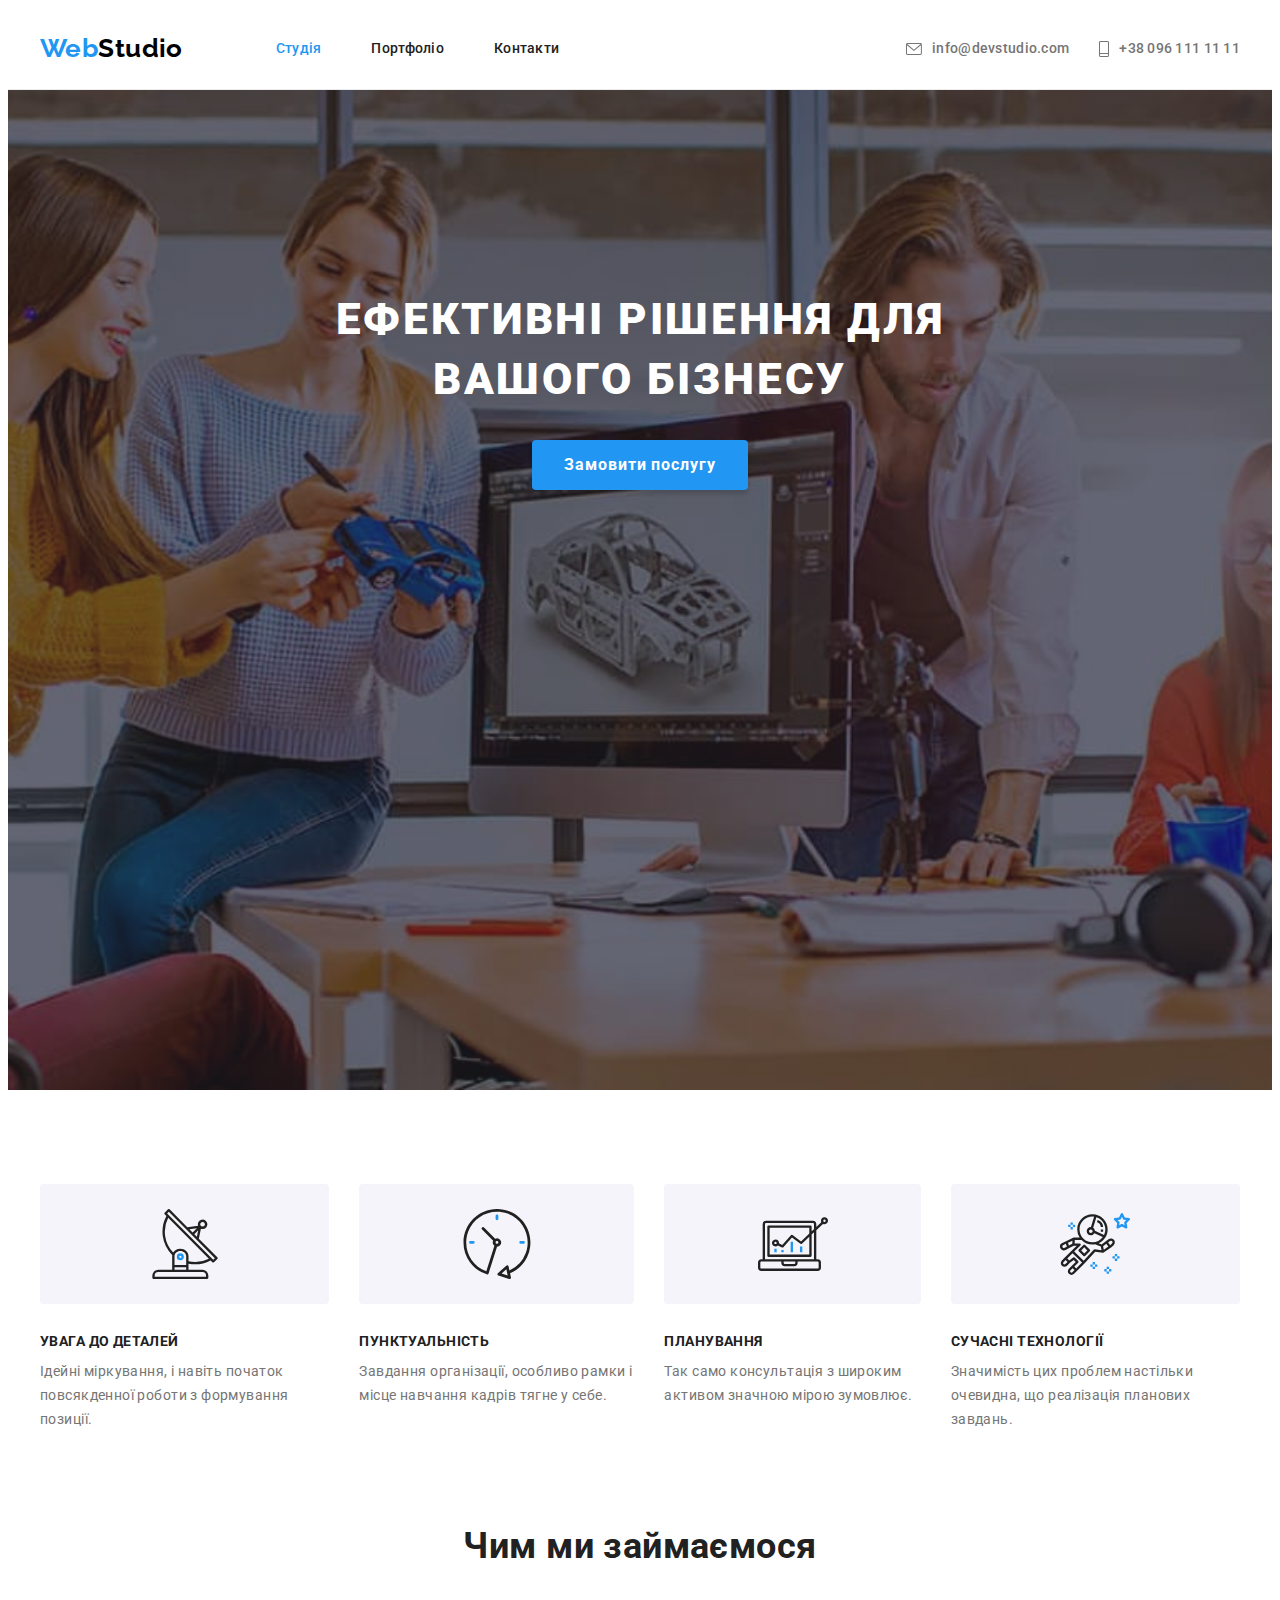
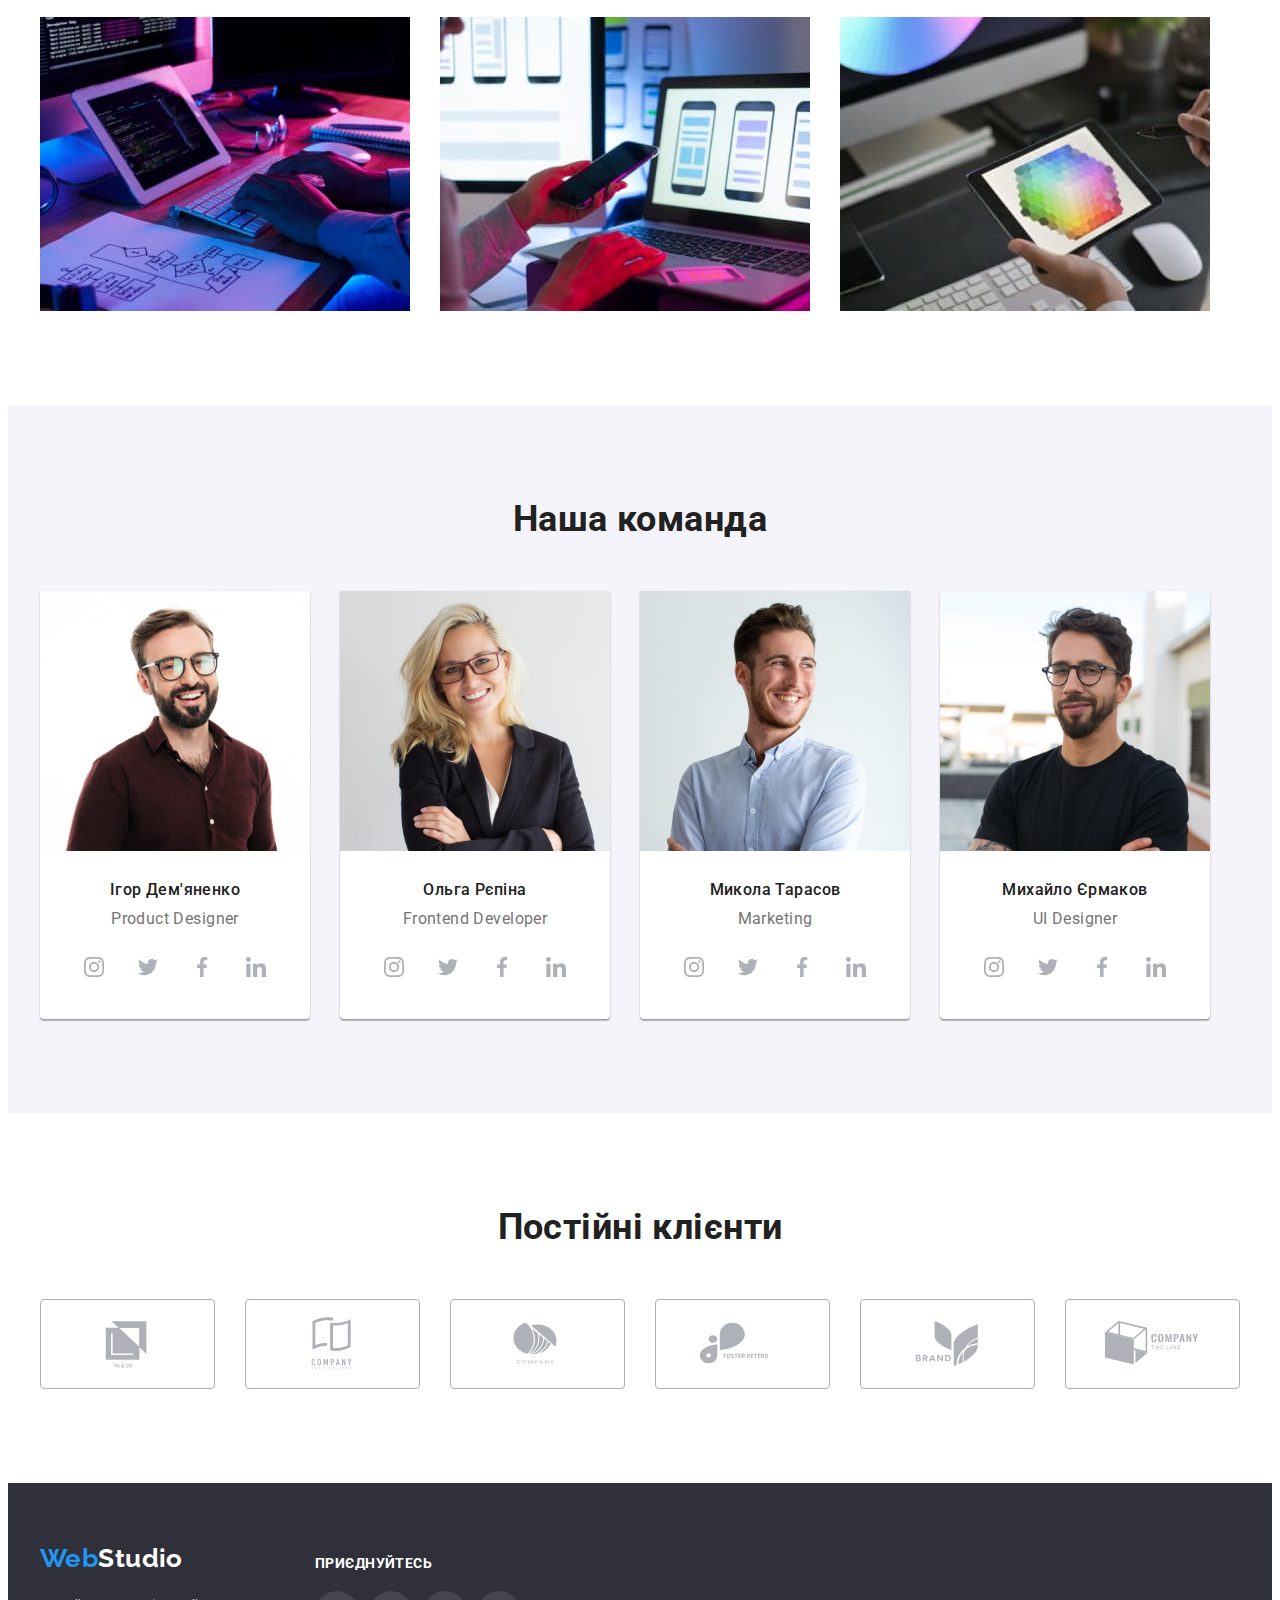
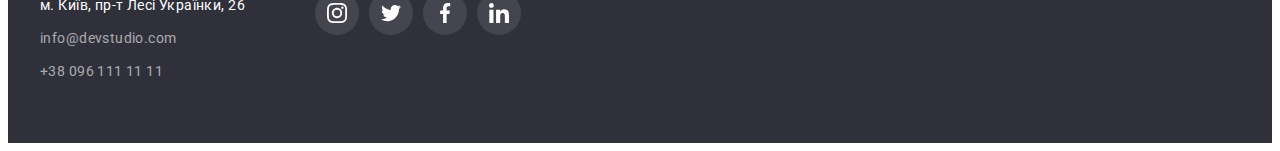
<file: index.html>
<!DOCTYPE html>
<html lang="uk">
  <head>
    <meta charset="UTF-8" />
    <meta http-equiv="X-UA-Compatible" content="IE=edge" />
    <meta name="viewport" content="width=device-width, initial-scale=1.0" />
    <title>WebStudio</title>
    <link rel="preconnect" href="https://fonts.googleapis.com" />
    <link rel="preconnect" href="https://fonts.gstatic.com" crossorigin />
    <link
      href="https://fonts.googleapis.com/css2?family=Raleway:wght@700&family=Roboto:wght@400;500;700;900&display=swap"
      rel="stylesheet"
    />
    <link
      rel="stylesheet"
      href="https://cdnjs.cloudflare.com/ajax/libs/modern-normalize/1.1.0/modern-normalize.min.css"
      integrity="sha512-wpPYUAdjBVSE4KJnH1VR1HeZfpl1ub8YT/NKx4PuQ5NmX2tKuGu6U/JRp5y+Y8XG2tV+wKQpNHVUX03MfMFn9Q=="
      crossorigin="anonymous"
      referrerpolicy="no-referrer"
    />
    <link rel="stylesheet" href="./css/styles.css" />
  </head>
  <body>
    <header class="head">
      <!--Логотип-->
      <div class="container head-container">
        <nav class="navigation">
          <a href="index.html" class="logo link"
            >Web<span class="logo-black">Studio</span></a
          >
          <ul class="site-nav list">
            <li>
              <a class="nav-link link current" href="index.html">Студія</a>
            </li>
            <li>
              <a class="nav-link link" href="portfolio.html">Портфоліо</a>
            </li>
            <li><a class="nav-link link" href="index.html">Контакти</a></li>
          </ul>
        </nav>
        <ul class="contacts list">
          <li class="contacts-mail">
            <a class="contacts-link link" href="mailto:info@devstudio.com">
              <svg class="mail-icon" width="16" height="12">
                <use
                  href="./images/symbol-defs.svg#icon-envelope"
                ></use></svg
              >info@devstudio.com</a
            >
          </li>
          <li class="contacts-tel">
            <a class="contacts-link link" href="tel:+380961111111">
              <svg class="phone-icon" width="10" height="16">
                <use
                  href="./images/symbol-defs.svg#icon-phone"
                ></use></svg
              >+38 096 111 11 11</a
            >
          </li>
        </ul>
      </div>
    </header>
    <main>
      <section class="hero section">
        <div class="container hero-container">
          <h1 class="hero-title">Ефективні рішення для вашого бізнесу</h1>
          <button class="hero-button" type="button">Замовити послугу</button>
        </div>
      </section>
      <section class="feature section">
        <div class="container">
          <h2 class="visually-hidden">Особливості</h2>
          <ul class="feature-list feature-container">
            <li class="feature-item list">
              <div class="svg-container">
                <svg class="antenna-icon" width="70" height="70">
                  <use
                    href="./images/symbol-defs.svg#icon-antenna-1"
                  ></use>
                </svg>
              </div>
              <h3 class="feature-head">Увага до деталей</h3>
              <p class="feature-content">
                Ідейні міркування, і навіть початок повсякденної роботи з
                формування позиції.
              </p>
            </li>
            <li class="feature-item list">
              <div class="svg-container">
                <svg class="clock-icon" width="70" height="70">
                  <use
                    href="./images/symbol-defs.svg#icon-clock-1"
                  ></use>
                </svg>
              </div>
              <h3 class="feature-head">Пунктуальність</h3>
              <p class="feature-content">
                Завдання організації, особливо рамки і місце навчання кадрів
                тягне у себе.
              </p>
            </li>
            <li class="feature-item list">
              <div class="svg-container">
                <svg class="diagram-icon" width="70" height="70">
                  <use
                    href="./images/symbol-defs.svg#icon-diagram-1"
                  ></use>
                </svg>
              </div>
              <h3 class="feature-head">Планування</h3>
              <p class="feature-content">
                Так само консультація з широким активом значною мірою зумовлює.
              </p>
            </li>
            <li class="feature-item list">
              <div class="svg-container">
                <svg class="astronaut-icon" width="70" height="70">
                  <use
                    href="./images/symbol-defs.svg#icon-astronaut-1"
                  ></use>
                </svg>
              </div>
              <h3 class="feature-head">Сучасні технології</h3>
              <p class="feature-content">
                Значимість цих проблем настільки очевидна, що реалізація
                планових завдань.
              </p>
            </li>
          </ul>
        </div>
      </section>
      <section class="projects section">
        <div class="container">
          <h2 class="projects-title">Чим ми займаємося</h2>
          <ul class="projects-list projects-container">
            <li class="projects-item list">
              <img src="./images/img1.jpg" alt="Розробка" width="370" />
            </li>
            <li class="projects-item list">
              <img src="./images/img2.jpg" alt="Розробка" width="370" />
            </li>
            <li class="projects-item list">
              <img src="./images/img3.jpg" alt="Розробка" width="370" />
            </li>
          </ul>
        </div>
      </section>
      <section class="team section">
        <div class="container">
          <h2 class="team-title">Наша команда</h2>
          <ul class="team-list team-container">
            <li class="team-item list">
              <img
                class="team-link"
                src="images/img.jpg"
                alt="Дизайнер"
                width="270"
              />
              <div class="team-box">
                <h3 class="team-name">Ігор Дем'яненко</h3>
                <p class="team-post" lang="en">Product Designer</p>
                <ul class="social list">
                  <li class="social-item">
                    <a class="social-internet-link link" href="https://www.instagram.com" target="_blank"
                rel="noopener noreferrer nofollow"
                      ><svg class="social-icons" width="20" height="20">
                        <use
                          href="./images/symbol-defs.svg#icon-instagram-2"
                        ></use></svg
                    ></a>
                  </li>
                  <li class="social-item">
                    <a class="social-internet-link link" href="https://twitter.com" target="_blank"
                rel="noopener noreferrer nofollow"
                      ><svg class="social-icons" width="20" height="20">
                        <use
                          href="./images/symbol-defs.svg#icon-twitter-1"
                        ></use></svg
                    ></a>
                  </li>
                  <li class="social-item">
                    <a class="social-internet-link link" href="https://www.facebook.com" target="_blank"
                rel="noopener noreferrer nofollow"
                      ><svg class="social-icons" width="20" height="20">
                        <use
                          href="./images/symbol-defs.svg#icon-facebook-1"
                        ></use></svg
                    ></a>
                  </li>
                  <li class="social-item">
                    <a class="social-internet-link link" href="https://www.linkedin.com" target="_blank"
                rel="noopener noreferrer nofollow"
                      ><svg class="social-icons" width="20" height="20">
                        <use
                          href="./images/symbol-defs.svg#icon-linkedin-1"
                        ></use></svg
                    ></a>
                  </li>
                </ul>
              </div>
            </li>
            <li class="team-item list">
              <img
                class="team-link"
                src="images/img(1).jpg"
                alt="Розробник"
                width="270"
              />
              <div class="team-box">
                <h3 class="team-name">Ольга Рєпіна</h3>
                <p class="team-post" lang="en">Frontend Developer</p>
                <ul class="social list">
                  <li class="social-item">
                    <a class="social-internet-link link" href="https://www.instagram.com" target="_blank"
                rel="noopener noreferrer nofollow"
                      ><svg class="social-icons" width="20" height="20">
                        <use
                          href="./images/symbol-defs.svg#icon-instagram-2"
                        ></use></svg
                    ></a>
                  </li>
                  <li class="social-item">
                    <a class="social-internet-link link" href="https://twitter.com" target="_blank"
                rel="noopener noreferrer nofollow"
                      ><svg class="social-icons" width="20" height="20">
                        <use
                          href="./images/symbol-defs.svg#icon-twitter-1"
                        ></use></svg
                    ></a>
                  </li>
                  <li class="social-item">
                    <a class="social-internet-link link" href="https://www.facebook.com" target="_blank"
                rel="noopener noreferrer nofollow"
                      ><svg class="social-icons" width="20" height="20">
                        <use
                          href="./images/symbol-defs.svg#icon-facebook-1"
                        ></use></svg
                    ></a>
                  </li>
                  <li class="social-item">
                    <a class="social-internet-link link" href="https://www.linkedin.com" target="_blank"
                rel="noopener noreferrer nofollow"
                      ><svg class="social-icons" width="20" height="20">
                        <use
                          href="./images/symbol-defs.svg#icon-linkedin-1"
                        ></use></svg
                    ></a>
                  </li>
                </ul>
              </div>
            </li>
            <li class="team-item list">
              <img
                class="team-link"
                src="images/img(2).jpg"
                alt="Маркетолог"
                width="270"
              />
              <div class="team-box">
                <h3 class="team-name">Микола Тарасов</h3>
                <p class="team-post" lang="en">Marketing</p>
                <ul class="social list">
                  <li class="social-item">
                    <a class="social-internet-link link" href="https://www.instagram.com" target="_blank"
                rel="noopener noreferrer nofollow"
                      ><svg class="social-icons" width="20" height="20">
                        <use
                          href="./images/symbol-defs.svg#icon-instagram-2"
                        ></use></svg
                    ></a>
                  </li>
                  <li class="social-item">
                    <a class="social-internet-link link" href="https://twitter.com" target="_blank"
                rel="noopener noreferrer nofollow"
                      ><svg class="social-icons" width="20" height="20">
                        <use
                          href="./images/symbol-defs.svg#icon-twitter-1"
                        ></use></svg
                    ></a>
                  </li>
                  <li class="social-item">
                    <a class="social-internet-link link" href="https://www.facebook.com" target="_blank"
                rel="noopener noreferrer nofollow"
                      ><svg class="social-icons" width="20" height="20">
                        <use
                          href="./images/symbol-defs.svg#icon-facebook-1"
                        ></use></svg
                    ></a>
                  </li>
                  <li class="social-item">
                    <a class="social-internet-link link" href="https://www.linkedin.com" target="_blank"
                rel="noopener noreferrer nofollow"
                      ><svg class="social-icons" width="20" height="20">
                        <use
                          href="./images/symbol-defs.svg#icon-linkedin-1"
                        ></use></svg
                    ></a>
                  </li>
                </ul>
              </div>
            </li>
            <li class="team-item list">
              <img
                class="team-link"
                src="images/img(3).jpg"
                alt="UI Дизайнер"
                width="270"
              />
              <div class="team-box">
                <h3 class="team-name">Михайло Єрмаков</h3>
                <p class="team-post" lang="en">UI Designer</p>
                <ul class="social list">
                  <li class="social-item">
                    <a class="social-internet-link link" href="https://www.instagram.com" target="_blank"
                rel="noopener noreferrer nofollow"
                      ><svg class="social-icons" width="20" height="20">
                        <use
                          href="./images/symbol-defs.svg#icon-instagram-2"
                        ></use></svg
                    ></a>
                  </li>
                  <li class="social-item">
                    <a class="social-internet-link link" href="https://twitter.com" target="_blank"
                rel="noopener noreferrer nofollow"
                      ><svg class="social-icons" width="20" height="20">
                        <use
                          href="./images/symbol-defs.svg#icon-twitter-1"
                        ></use></svg
                    ></a>
                  </li>
                  <li class="social-item">
                    <a class="social-internet-link link" href="https://www.facebook.com" target="_blank"
                rel="noopener noreferrer nofollow"
                      ><svg class="social-icons" width="20" height="20">
                        <use
                          href="./images/symbol-defs.svg#icon-facebook-1"
                        ></use></svg
                    ></a>
                  </li>
                  <li class="social-item">
                    <a class="social-internet-link link" href="https://www.linkedin.com" target="_blank"
                rel="noopener noreferrer nofollow"
                      ><svg class="social-icons" width="20" height="20">
                        <use
                          href="./images/symbol-defs.svg#icon-linkedin-1"
                        ></use></svg
                    ></a>
                  </li>
                </ul>
              </div>
            </li>
          </ul>
        </div>
      </section>
      <section class="brands section">
        <div class="container">
          <h2 class="brands-title">Постійні клієнти</h2>
          <ul class="brands-list list">
            <li class="brands-item">
              <a class="brands-link" href="./index.html"
                      ><svg class="brands-icon" width="106" height="60">
                        <use
                          href="./images/symbol-defs.svg#icon-Logo"
                        ></use></svg
                    ></a>
                  </li>
            </li>
            <li class="brands-item">
              <a class="brands-link" href="./index.html"
                      ><svg class="brands-icon" width="106" height="60">
                        <use
                          href="./images/symbol-defs.svg#icon-Logo-1"
                        ></use></svg
                    ></a>
                  </li>
            <li class="brands-item">
              <a class="brands-link" href="./index.html"
                      ><svg class="brands-icon" width="106" height="60">
                        <use
                          href="./images/symbol-defs.svg#icon-Logo-2"
                        ></use></svg
                    ></a>
                  </li>
            <li class="brands-item">
              <a class="brands-link" href="./index.html"
                      ><svg class="brands-icon" width="106" height="60">
                        <use
                          href="./images/symbol-defs.svg#icon-Logo-3"
                        ></use></svg
                    ></a>
                  </li>
            <li class="brands-item">
              <a class="brands-link" href="./index.html"
                      ><svg class="brands-icon" width="106" height="60">
                        <use
                          href="./images/symbol-defs.svg#icon-Logo-4"
                        ></use></svg
                    ></a>
                  </li>
            <li class="brands-item">
              <a class="brands-link" href="./index.html"
                      ><svg class="brands-icon" width="106" height="60">
                        <use
                          href="./images/symbol-defs.svg#icon-Logo-5"
                        ></use></svg
                    ></a>
                  </li>
          </ul>
        </div>
      </section>
    </main>
    <footer class="foot">
      <div class="container foot-container">
      <div class="foot-block">
        <a href="./index.html" class="footer-logo link"
          >Web<span class="logo-white">Studio</span></a
        >
        <address class="adress">
          <ul class="adress-list">
            <li class="adress-item list">
              <a
                class="adress-link link"
                href="https://goo.gl/maps/CPtrU1FHBa2aNyZL9"
                target="_blank"
                rel="noopener noreferrer nofollow"
                >м. Київ, пр-т Лесі Українки, 26</a
              >
            </li>
            <li class="adress-item list">
              <a class="adress-adress link" href="mailto:info@devstudio.com"
                >info@devstudio.com</a
              >
            </li>
            <li class="adress-item list">
              <a class="adress-adress link" href="tel:+380961111111"
                >+38 096 111 11 11</a
              >
            </li>
          </ul>
        </address>
      </div>
      <div class="foot-block">
        <h2 class="join">Приєднуйтесь</h2>
        <ul class="join-list list">
          <li class="join-item"><a class="join-internet-link" href="https://www.instagram.com" target="_blank"
                rel="noopener noreferrer nofollow"
                      ><svg class="join-social-icons" width="20" height="20">
                        <use
                          href="./images/symbol-defs.svg#icon-instagram-2"
                        ></use></svg
                    ></a>
                  </li>
                  <li class="join-item">
                    <a class="join-internet-link" href="https://twitter.com" target="_blank"
                rel="noopener noreferrer nofollow"
                      ><svg class="join-social-icons" width="20" height="20">
                        <use
                          href="./images/symbol-defs.svg#icon-twitter-1"
                        ></use></svg
                    ></a>
                  </li>
                  <li class="join-item">
                    <a class="join-internet-link" href="https://www.facebook.com" target="_blank"
                rel="noopener noreferrer nofollow"
                      ><svg class="join-social-icons" width="20" height="20">
                        <use
                          href="./images/symbol-defs.svg#icon-facebook-1"
                        ></use></svg
                    ></a>
                  </li>
                  <li class="join-item">
                    <a class="join-internet-link" href="https://www.linkedin.com" target="_blank"
                rel="noopener noreferrer nofollow"
                      ><svg class="join-social-icons" width="20" height="20">
                        <use
                          href="./images/symbol-defs.svg#icon-linkedin-1"
                        ></use></svg
                    ></a>
        </ul>
        </div>
      </div>
    </footer>
  </body>
</html>
</file>
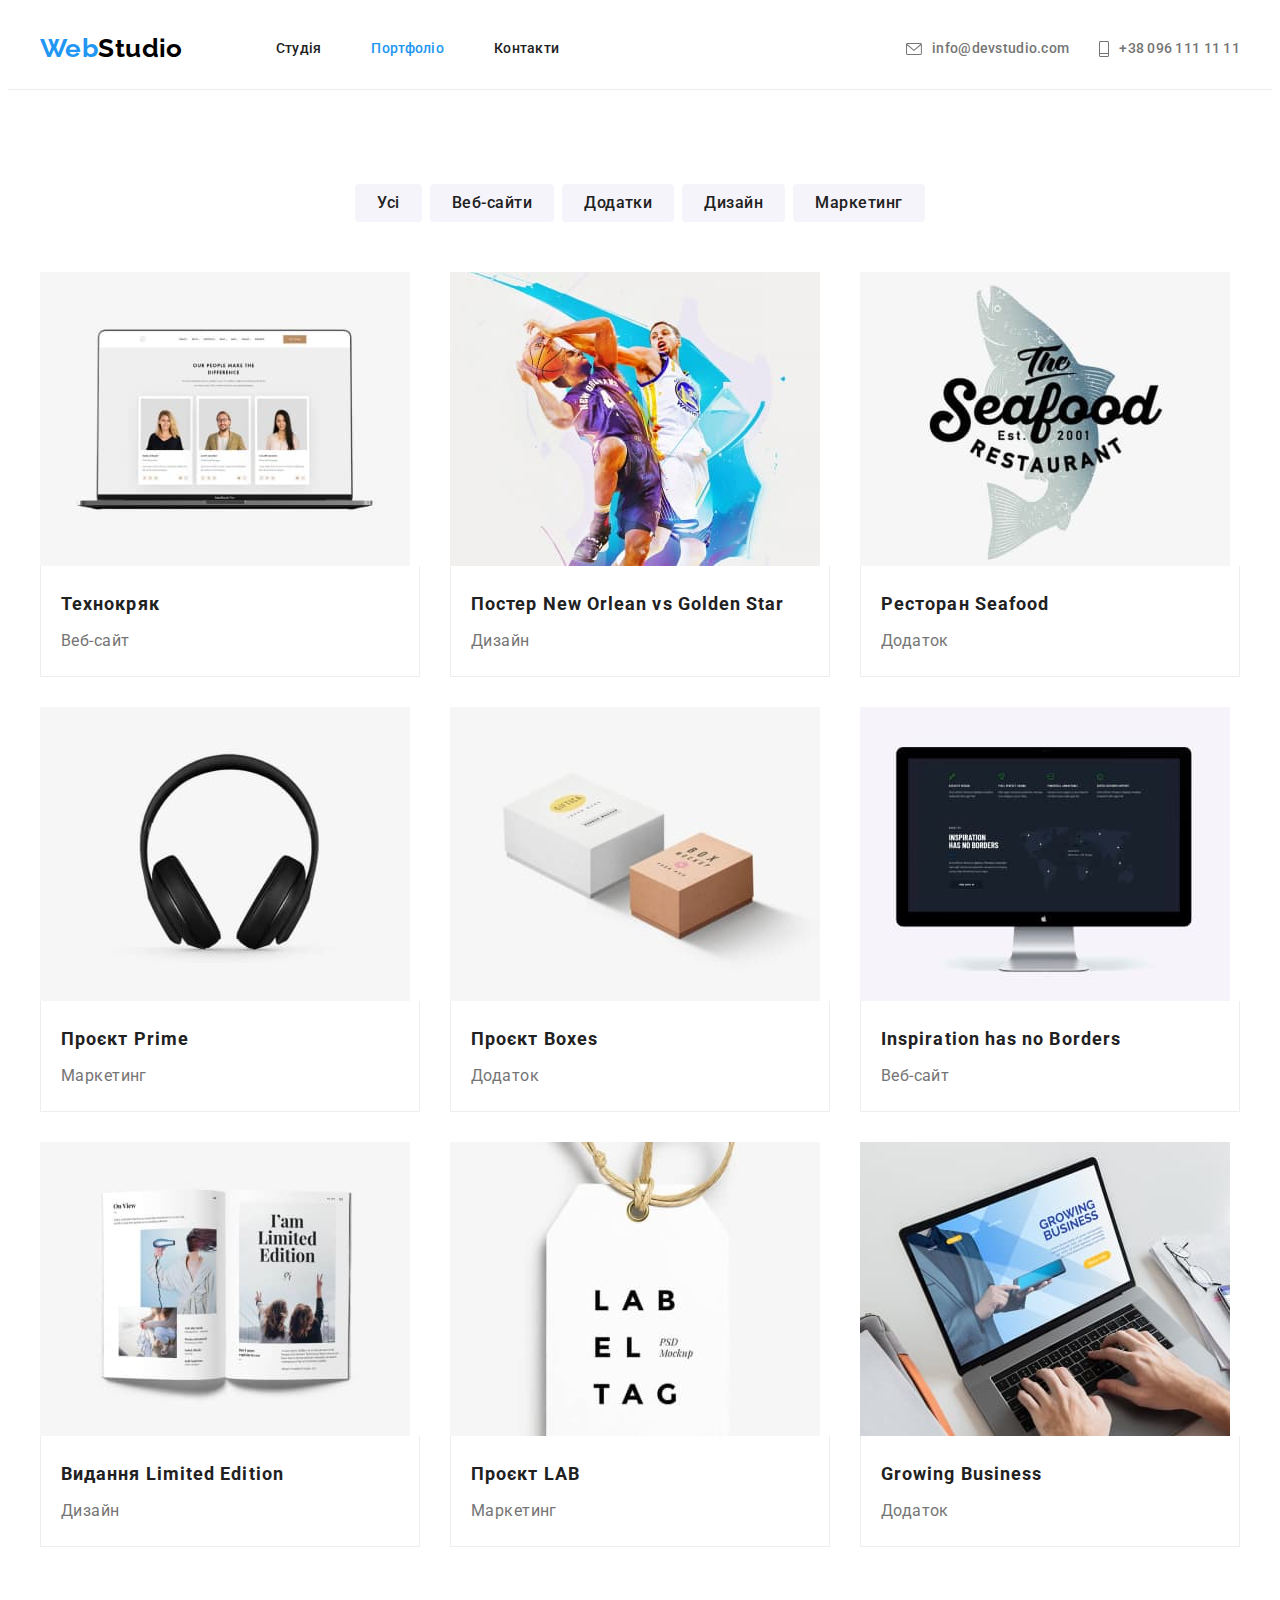
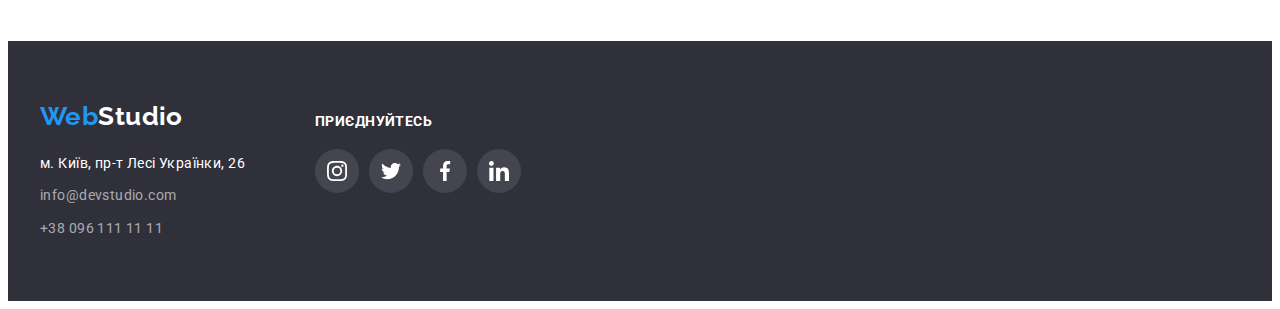
<file: portfolio.html>
<!DOCTYPE html>
<html lang="uk">
  <head>
    <meta charset="UTF-8" />
    <meta http-equiv="X-UA-Compatible" content="IE=edge" />
    <meta name="viewport" content="width=device-width, initial-scale=1.0" />
    <title>WebStudio</title>
    <link rel="preconnect" href="https://fonts.googleapis.com" />
    <link rel="preconnect" href="https://fonts.gstatic.com" crossorigin />
    <link
      href="https://fonts.googleapis.com/css2?family=Raleway:wght@700&family=Roboto:wght@400;500;700;900&display=swap"
      rel="stylesheet"
    />
    <link
      rel="stylesheet"
      href="https://cdnjs.cloudflare.com/ajax/libs/modern-normalize/1.1.0/modern-normalize.min.css"
      integrity="sha512-wpPYUAdjBVSE4KJnH1VR1HeZfpl1ub8YT/NKx4PuQ5NmX2tKuGu6U/JRp5y+Y8XG2tV+wKQpNHVUX03MfMFn9Q=="
      crossorigin="anonymous"
      referrerpolicy="no-referrer"
    />
    <link rel="stylesheet" href="./css/styles.css" />
  </head>
  <body>
    <header class="head">
      <!--Логотип-->
      <div class="container head-container">
        <nav class="navigation">
          <a href="index.html" class="logo link"
            >Web<span class="logo-black">Studio</span></a
          >
          <ul class="site-nav list">
            <li>
              <a class="nav-link link" href="index.html">Студія</a>
            </li>
            <li>
              <a class="nav-link link current" href="portfolio.html"
                >Портфоліо</a
              >
            </li>
            <li><a class="nav-link link" href="index.html">Контакти</a></li>
          </ul>
        </nav>
        <ul class="contacts list">
          <li class="contacts-mail">
            <a class="contacts-link link" href="mailto:info@devstudio.com">
              <svg class="mail-icon" width="16" height="12">
                <use href="./images/symbol-defs.svg#icon-envelope"></use></svg
              >info@devstudio.com</a
            >
          </li>
          <li class="contacts-tel">
            <a class="contacts-link link" href="tel:+380961111111">
              <svg class="phone-icon" width="10" height="16">
                <use href="./images/symbol-defs.svg#icon-phone"></use></svg
              >+38 096 111 11 11</a
            >
          </li>
        </ul>
      </div>
    </header>
    <main>
      <section class="galery section">
        <div class="container">
          <h1 class="visually-hidden">Галерея</h1>
          <ul class="galery-list list">
            <li class="list-btn">
              <button class="galery-btn" type="button">Усі</button>
            </li>
            <li class="list-btn">
              <button class="galery-btn" type="button">Веб-сайти</button>
            </li>
            <li class="list-btn">
              <button class="galery-btn" type="button">Додатки</button>
            </li>
            <li class="list-btn">
              <button class="galery-btn" type="button">Дизайн</button>
            </li>
            <li class="list-btn">
              <button class="galery-btn" type="button">Маркетинг</button>
            </li>
          </ul>
          <ul class="galery-photo">
            <li class="galery-card list">
              <a class="galery-card-link link" href="./portfolio.html">
                <img
                  class="galery-link"
                  src="./images/website.jpg"
                  alt="Вебсайт"
                  width="370"
                />
                <div class="galery-box">
                  <h2 class="galery-title">Технокряк</h2>
                  <p class="galery-print">Веб-сайт</p>
                </div>
              </a>
            </li>
            <li class="galery-card list">
              <a class="galery-card-link link" href="./portfolio.html">
                <img
                  class="galery-link"
                  src="./images/poster.jpg"
                  alt="Баскетболісти"
                  width="370"
                />
                <div class="galery-box">
                  <h2 class="galery-title" lang="en">
                    Постер New Orlean vs Golden Star
                  </h2>
                  <p class="galery-print">Дизайн</p>
                </div>
              </a>
            </li>
            <li class="galery-card list">
              <a class="galery-card-link link" href="./portfolio.html">
                <img
                  class="galery-link"
                  src="./images/restaurant.jpg"
                  alt="Логотип ресторана"
                  width="370"
                />
                <div class="galery-box">
                  <h2 class="galery-title" lang="en">Ресторан Seafood</h2>
                  <p class="galery-print">Додаток</p>
                </div>
              </a>
            </li>
            <li class="galery-card list">
              <a class="galery-card-link link" href="./portfolio.html">
                <img
                  class="galery-link"
                  src="./images/prime.jpg"
                  alt="Навушники"
                  width="370"
                />
                <div class="galery-box">
                  <h2 class="galery-title" lang="en">Проєкт Prime</h2>
                  <p class="galery-print">Маркетинг</p>
                </div>
              </a>
            </li>
            <li class="galery-card list">
              <a class="galery-card-link link" href="./portfolio.html">
                <img
                  class="galery-link"
                  src="./images/boxes.jpg"
                  alt="Коробки"
                  width="370"
                />
                <div class="galery-box">
                  <h2 class="galery-title" lang="en">Проєкт Boxes</h2>
                  <p class="galery-print">Додаток</p>
                </div>
              </a>
            </li>
            <li class="galery-card list">
              <a class="galery-card-link link" href="./portfolio.html">
                <img
                  class="galery-link"
                  src="./images/monitor.jpg"
                  alt="Монітор"
                  width="370"
                />
                <div class="galery-box">
                  <h2 class="galery-title" lang="en">
                    Inspiration has no Borders
                  </h2>
                  <p class="galery-print">Веб-сайт</p>
                </div>
              </a>
            </li>
            <li class="galery-card list">
              <a class="galery-card-link link" href="./portfolio.html">
                <img
                  class="galery-link"
                  src="./images/journal.jpg"
                  alt="Журнал"
                  width="370"
                />
                <div class="galery-box">
                  <h2 class="galery-title" lang="en">
                    Видання Limited Edition
                  </h2>
                  <p class="galery-print">Дизайн</p>
                </div>
              </a>
            </li>
            <li class="galery-card list">
              <a class="galery-card-link link" href="./portfolio.html">
                <img
                  class="galery-link"
                  src="./images/lable.jpg"
                  alt="Етикетка"
                  width="370"
                />
                <div class="galery-box">
                  <h2 class="galery-title" lang="en">Проєкт LAB</h2>
                  <p class="galery-print">Маркетинг</p>
                </div>
              </a>
            </li>
            <li class="galery-card list">
              <a class="galery-card-link link" href="./portfolio.html">
                <img
                  class="galery-link"
                  src="./images/notebook.jpg"
                  alt="Ноутбук"
                  width="370"
                />
                <div class="galery-box">
                  <h2 class="galery-title" lang="en">Growing Business</h2>
                  <p class="galery-print">Додаток</p>
                </div>
              </a>
            </li>
          </ul>
        </div>
      </section>
    </main>
    <footer class="foot">
      <div class="container foot-container">
        <div class="foot-block">
          <a href="./index.html" class="footer-logo link"
            >Web<span class="logo-white">Studio</span></a
          >
          <address class="adress">
            <ul class="adress-list">
              <li class="adress-item list">
                <a
                  class="adress-link link"
                  href="https://goo.gl/maps/CPtrU1FHBa2aNyZL9"
                  target="_blank"
                  rel="noopener noreferrer nofollow"
                  >м. Київ, пр-т Лесі Українки, 26</a
                >
              </li>
              <li class="adress-item list">
                <a class="adress-adress link" href="mailto:info@devstudio.com"
                  >info@devstudio.com</a
                >
              </li>
              <li class="adress-item list">
                <a class="adress-adress link" href="tel:+380961111111"
                  >+38 096 111 11 11</a
                >
              </li>
            </ul>
          </address>
        </div>
        <div class="foot-block">
          <h2 class="join">Приєднуйтесь</h2>
          <ul class="join-list list">
            <li class="join-item">
              <a
                class="join-internet-link"
                href="https://www.instagram.com"
                target="_blank"
                rel="noopener noreferrer nofollow"
                ><svg class="join-social-icons" width="20" height="20">
                  <use
                    href="./images/symbol-defs.svg#icon-instagram-2"
                  ></use></svg
              ></a>
            </li>
            <li class="join-item">
              <a
                class="join-internet-link"
                href="https://twitter.com"
                target="_blank"
                rel="noopener noreferrer nofollow"
                ><svg class="join-social-icons" width="20" height="20">
                  <use
                    href="./images/symbol-defs.svg#icon-twitter-1"
                  ></use></svg
              ></a>
            </li>
            <li class="join-item">
              <a
                class="join-internet-link"
                href="https://www.facebook.com"
                target="_blank"
                rel="noopener noreferrer nofollow"
                ><svg class="join-social-icons" width="20" height="20">
                  <use
                    href="./images/symbol-defs.svg#icon-facebook-1"
                  ></use></svg
              ></a>
            </li>
            <li class="join-item">
              <a
                class="join-internet-link"
                href="https://www.linkedin.com"
                target="_blank"
                rel="noopener noreferrer nofollow"
                ><svg class="join-social-icons" width="20" height="20">
                  <use
                    href="./images/symbol-defs.svg#icon-linkedin-1"
                  ></use></svg
              ></a>
            </li>
          </ul>
        </div>
      </div>
    </footer>
  </body>
</html>
</file>
<file: css/styles.css>
:root {
  --main-color-text: #212121;
  --second-color-text: #757575;
  --background-color: #f5f5f5;
  --accent-color: #2196f3;
  --hero-color: #ffffff;
  --background-second-color: #2f303a;
  --logo-color: #000000;
  --border: #eeeeee;
  --section-bg: #f5f4fa;
  --adress-color: rgba(255, 255, 255, 0.6);
  --line-color: #ececec;
  --button-second-color: #188ce8;
  --social-network-color: #afb1b8;
}
body {
  font-family: "Roboto", "San-serif";
  color: var(--main-color-text);
  background-color: var(--hero-color);
  font-size: 14px;
  letter-spacing: 0.03em;
}
p,
h1,
h2,
h3,
h4,
h5,
h6 {
  margin: 0;
}
ul,
ol {
  margin: 0;
  padding-left: 0;
}
button {
  cursor: pointer;
  /*display: block;*/
  border: none;
  border-radius: 4px;
}
address {
  font-style: normal;
}
img {
  display: block;
  max-width: 100%;
  height: auto;
}
.section {
  padding-top: 94px;
  padding-bottom: 94px;
}
.container {
  width: 1200px;
  padding: 0 15px;
  margin: 0 auto;
  /*outline: 2px solid tomato;*/
}
.list {
  padding: 0;
  margin: 0;
  list-style: none;
}
.link {
  text-decoration: none;
}
.head {
  border-bottom: 1px solid #ececec;
}
.head-container {
  display: flex;
  align-items: center;
  justify-content: space-between;
}
.logo {
  font-family: "Raleway";
  font-weight: 700;
  font-size: 26px;
  line-height: 1.19;
  color: var(--accent-color);
  margin-right: 93px;
}
.logo-black {
  color: #000000;
}
.navigation {
  display: flex;
  align-items: center;
}
.site-nav {
  display: flex;
  gap: 50px;
  padding-top: 32px;
  padding-bottom: 32px;
}
.contacts {
  display: flex;
  margin-left: auto;
}
.nav-link {
  font-weight: 500;
  line-height: 1.14;
  letter-spacing: 0.02em;
  color: var(--main-color-text);
  padding-top: 32px;
  padding-bottom: 32px;
}
.nav-link:hover,
.nav-link:focus {
  color: var(--accent-color);
}
.current {
  color: var(--accent-color);
}
.contacts-link {
  font-weight: 500;
  font-size: 14px;
  line-height: 1.14;
  letter-spacing: 0.02em;
  color: var(--second-color-text);
  padding-top: 32px;
  padding-bottom: 32px;
}
.contacts-link:hover,
.contacts-link:focus {
  color: var(--accent-color);
}
.mail-icon {
  vertical-align: middle;
  margin-right: 10px;
  fill: currentColor;
  width: 16px;
  height: 12px;
}
.mail-icon:hover,
.mail-icon:focus {
  fill: var(--accent-color);
}
.phone-icon {
  vertical-align: middle;
  margin-right: 10px;
  fill: currentColor;
}
.phone-icon:hover,
.phone-icon:focus {
  fill: var(--accent-color);
}
.contacts-tel {
  margin-left: 30px;
}
/*-----------HERO----------------*/
.hero {
  /*background: var(--background-second-color);*/
  padding-top: 200px;
  padding-bottom: 200px;
  text-align: center;
  max-width: 1600px;
  height: 600px;
  margin-left: auto;
  margin-right: auto;
  background-image: linear-gradient(
      rgba(47, 48, 58, 0.4),
      rgba(47, 48, 58, 0.4)
    ),
    url(../images/hero.jpg);
  background-repeat: no-repeat;
  background-size: cover;
  background-position: center;
}
.hero-title {
  font-weight: 900;
  font-size: 44px;
  line-height: 1.36;
  text-align: center;
  letter-spacing: 0.06em;
  text-transform: uppercase;
  color: var(--hero-color);
  width: 696px;
  justify-content: center;
  margin-left: auto;
  margin-right: auto;
  margin-bottom: 30px;
}
.hero-button {
  font-family: inherit;
  font-weight: 700;
  font-size: 16px;
  line-height: 1.87;
  align-items: center;
  text-align: center;
  letter-spacing: 0.06em;
  color: var(--hero-color);
  background: var(--accent-color);
  box-shadow: 0px 4px 4px rgba(0, 0, 0, 0.15);
  min-width: 216px;
  padding: 10px 32px;
  border: none;
}
.hero-button:hover,
.hero-button:focus {
  background-color: var(--button-second-color);
}
/*-----------------FEATURES--------------------*/

.visually-hidden {
  position: absolute;
  white-space: nowrap;
  width: 1px;
  height: 1px;
  overflow: hidden;
  border: 0;
  padding: 0;
  clip: rect(0 0 0 0);
  clip-path: inset(50%);
  margin: -1px;
}
.feature-container {
  display: flex;
  gap: 30px;
}
.svg-container {
  display: flex;
  background-color: var(--section-bg);
  height: 120px;
  justify-content: center;
  align-items: center;
  border-radius: 4px;
  margin-bottom: 30px;
}
.feature-head {
  font-weight: 700;
  line-height: 1.14;
  text-transform: uppercase;
  color: var(--main-color-text);
  font-size: 14px;
  margin-bottom: 10px;
}
.feature-content {
  font-size: 14px;
  line-height: 1.71;
  color: var(--second-color-text);
}
/*------------PROJECTS---------*/

.projects.section {
  padding-top: 0;
}
.projects-title {
  font-weight: 700;
  font-size: 36px;
  line-height: 1.16;
  text-align: center;
  color: var(-main-color-text);
  margin-bottom: 50px;
}
.projects-container {
  display: flex;
  gap: 30px;
}
/*----------------TEAM---------------*/
.team {
  background: #f5f4fa;
}
.team-title {
  font-weight: 700;
  font-size: 36px;
  line-height: 1.16;
  text-align: center;
  color: var(--main-color-text);
  margin-bottom: 50px;
}
.team-container {
  display: flex;
  gap: 30px;
}
.team-box {
  padding-top: 30px;
  padding-bottom: 30px;
}
.team-name {
  font-weight: 500;
  font-size: 16px;
  line-height: 1.18;
  text-align: center;
  color: var(--main-color-text);
  margin-bottom: 10px;
}
.team-post {
  font-size: 16px;
  line-height: 1.18;
  text-align: center;
  color: var(--second-color-text);
}
.social {
  display: flex;
  gap: 10px;
  margin-top: 16px;
  justify-content: center;
  align-items: center;
}
.social-item {
  width: 44px;
  height: 44px;
}
.social-internet-link {
  fill: var(--social-network-color);
  width: 100%;
  height: 100%;
  display: flex;
  justify-content: center;
  align-items: center;
  border-radius: 50%;
}
.social-internet-link:hover,
.social-internet-link:focus {
  fill: var(--hero-color);
  background-color: var(--accent-color);
}
.team-item {
  background: var(--hero-color);
  box-shadow: 0px 1px 3px rgba(0, 0, 0, 0.12), 0px 1px 1px rgba(0, 0, 0, 0.14),
    0px 2px 1px rgba(0, 0, 0, 0.2);
  border-radius: 0px 0px 4px 4px;
}
/*-------------CLIENTS--------------*/
.brands-title {
  font-weight: 700;
  font-size: 36px;
  line-height: 1.16;
  text-align: center;
  color: var(--main-color-text);
  margin-bottom: 50px;
}
.brands-list {
  display: flex;
  gap: 30px;
}
.brands-item {
  width: calc((100% - 150px) / 6);
  height: 90px;
}
.brands-link {
  border: 1px solid currentColor;
  border-radius: 4px;
  width: 100%;
  height: 100%;
  display: flex;
  justify-content: center;
  align-items: center;
  box-sizing: border-box;
  color: var(--social-network-color);
}
.brands-icon {
  fill: currentColor;
}
.brands-link:hover,
.brands-link:focus {
  color: var(--accent-color);
}

/*------------FOOTER--------------*/
.foot {
  background: var(--background-second-color);
  padding-top: 60px;
  padding-bottom: 60px;
}
.foot-container {
  display: flex;
  gap: 70px;
}
.footer-logo {
  font-family: "Raleway";
  font-weight: 700;
  font-size: 26px;
  line-height: 1.19;
  color: var(--accent-color);
  margin-bottom: 20px;
  display: inline-block;
}
.logo-white {
  color: var(--hero-color);
}
.adress-item:not(:last-child) {
  margin-bottom: 9px;
}
.adress-link {
  font-style: normal;
  line-height: 1.71;
  color: var(--hero-color);
}
.adress-link:hover,
.adress-link:focus {
  color: var(--accent-color);
}
.adress-adress {
  font-style: normal;
  font-weight: 400;
  line-height: 1.71;
  color: var(--adress-color);
}
.adress-adress:hover,
.adress-adress:focus {
  color: var(--accent-color);
}
.join {
  font-weight: 700;
  font-size: 14px;
  line-height: 16px;
  letter-spacing: 0.03em;
  text-transform: uppercase;
  color: var(--hero-color);
  margin-bottom: 20px;
  margin-top: 12px;
}
.join-list {
  display: flex;
  gap: 10px;
  justify-content: center;
}
.join-item {
  width: 44px;
  height: 44px;
}
.join-internet-link {
  fill: var(--hero-color);
  width: 100%;
  height: 100%;
  display: flex;
  justify-content: center;
  align-items: center;
  background: rgba(255, 255, 255, 0.1);
  border-radius: 50%;
  fill: var(--hero-color);
}
.join-internet-link:hover,
.join-internet-link:focus {
  background-color: var(--accent-color);
}

/*---------PORTFOLIO-----------*/
/*-------------BUTTONS------------*/

.visually-hidden {
  position: absolute;
  white-space: nowrap;
  width: 1px;
  height: 1px;
  overflow: hidden;
  border: 0;
  padding: 0;
  clip: rect(0 0 0 0);
  clip-path: inset(50%);
  margin: -1px;
}
.galery {
  padding-top: 94px;
  padding-bottom: 94px;
}
.galery-list {
  display: flex;
  justify-content: center;
  gap: 8px;
  margin-bottom: 50px;
}
.galery-btn {
  font-family: inherit;
  font-weight: 500;
  font-size: 16px;
  line-height: 1.62;
  text-align: center;
  letter-spacing: 0.03em;
  color: var(--main-color-text);
  background: #f5f4fa;
  cursor: pointer;
  border-radius: 4px;
  padding: 6px 22px;
  border-color: transparent;
  border: none;
}
.galery-btn:hover,
.galery-btn:focus {
  background-color: var(--accent-color);
  color: var(--hero-color);
  box-shadow: 0px 3px 1px rgba(0, 0, 0, 0.1), 0px 1px 2px rgba(0, 0, 0, 0.08),
    0px 2px 2px rgba(0, 0, 0, 0.12);
  border-radius: 4px;
}
.galery-photo {
  display: flex;
  flex-wrap: wrap;
  gap: 30px;
}
.galery-card {
  flex-basis: calc((100% - 60px) / 3);
}
.galery-card-link {
  display: block;
}
.galery-card-link:hover,
.galery-card-link:focus {
  box-shadow: 0px 1px 1px rgba(0, 0, 0, 0.12), 0px 4px 4px rgba(0, 0, 0, 0.06),
    1px 4px 6px rgba(0, 0, 0, 0.16);
}
.galery-box {
  padding: 20px 20px;
  border: 1px solid #eeeeee;
  border-top: none;
}
.galery-title {
  font-weight: 700;
  font-size: 18px;
  line-height: 2;
  letter-spacing: 0.06em;
  color: var(--main-color-text);
  margin-bottom: 4px;
}
.galery-print {
  font-weight: 400;
  font-size: 16px;
  line-height: 1.87;
  color: var(--second-color-text);
}
</file>
